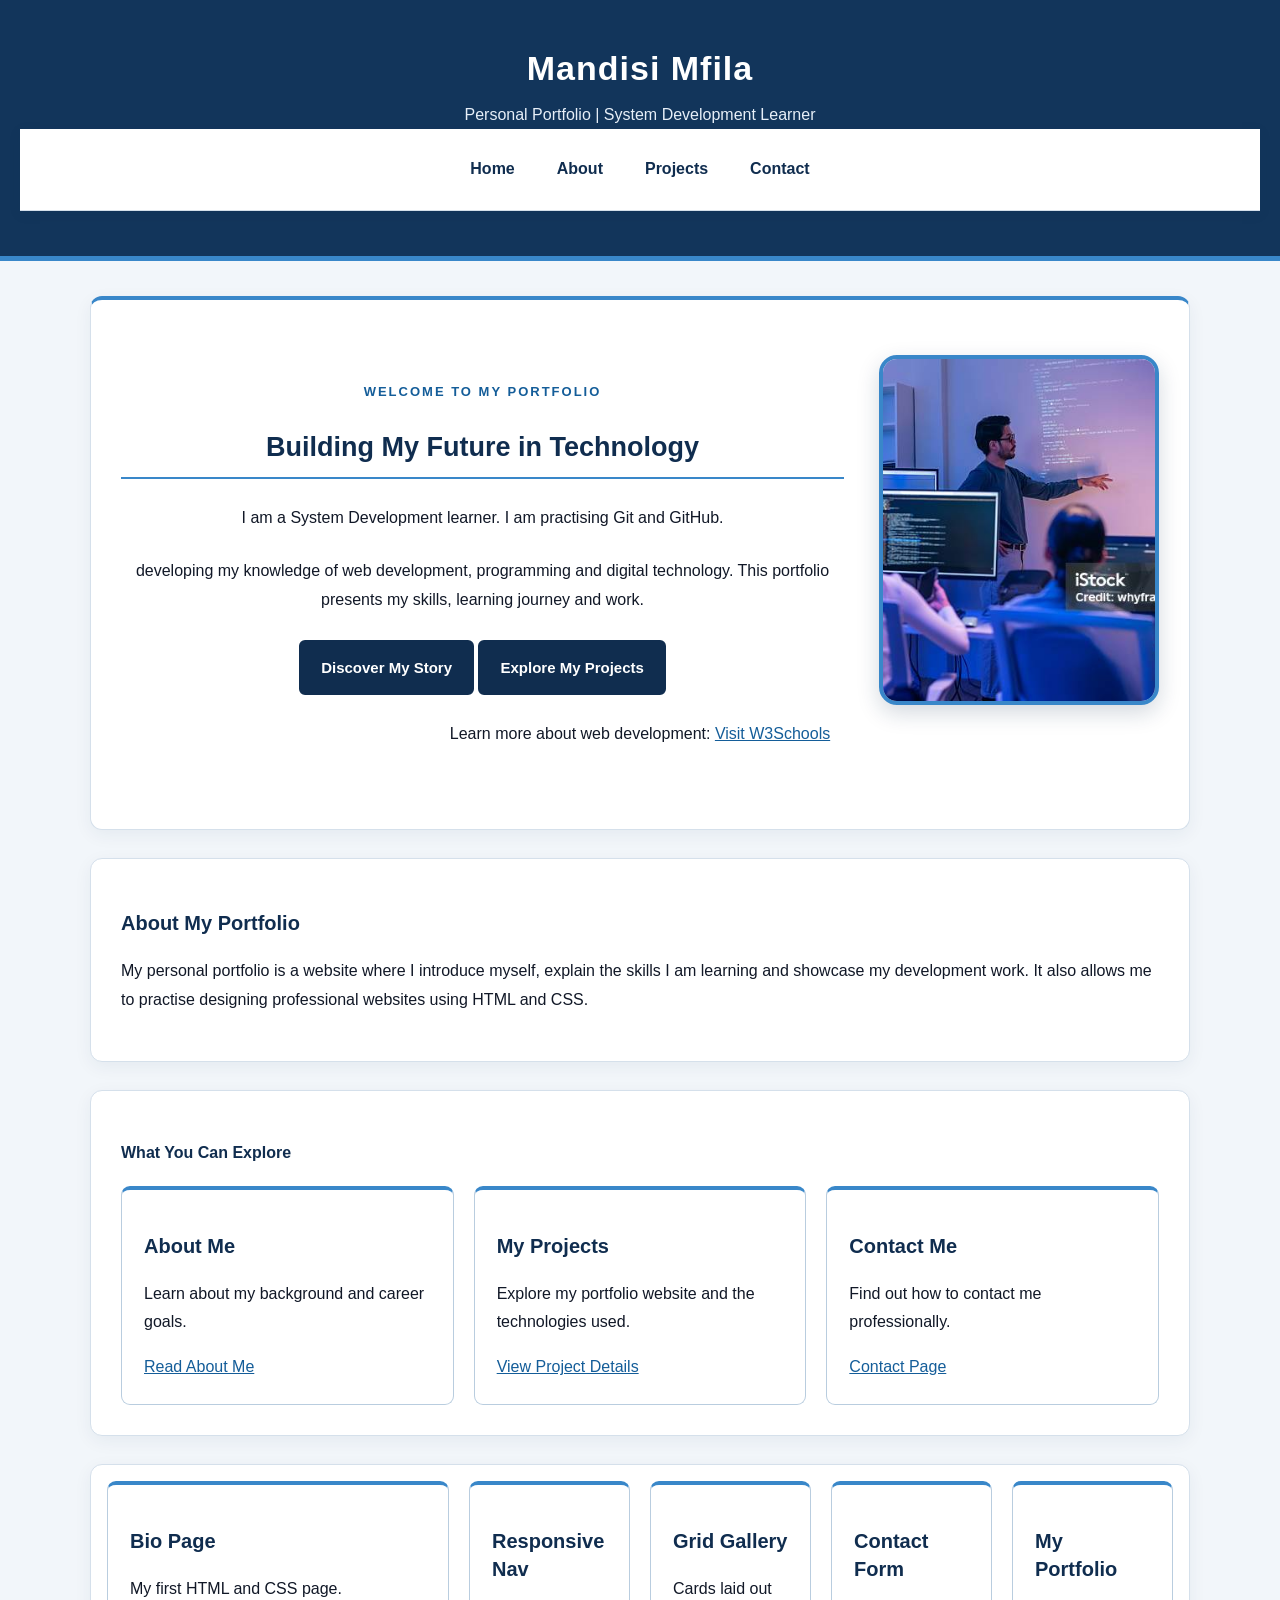
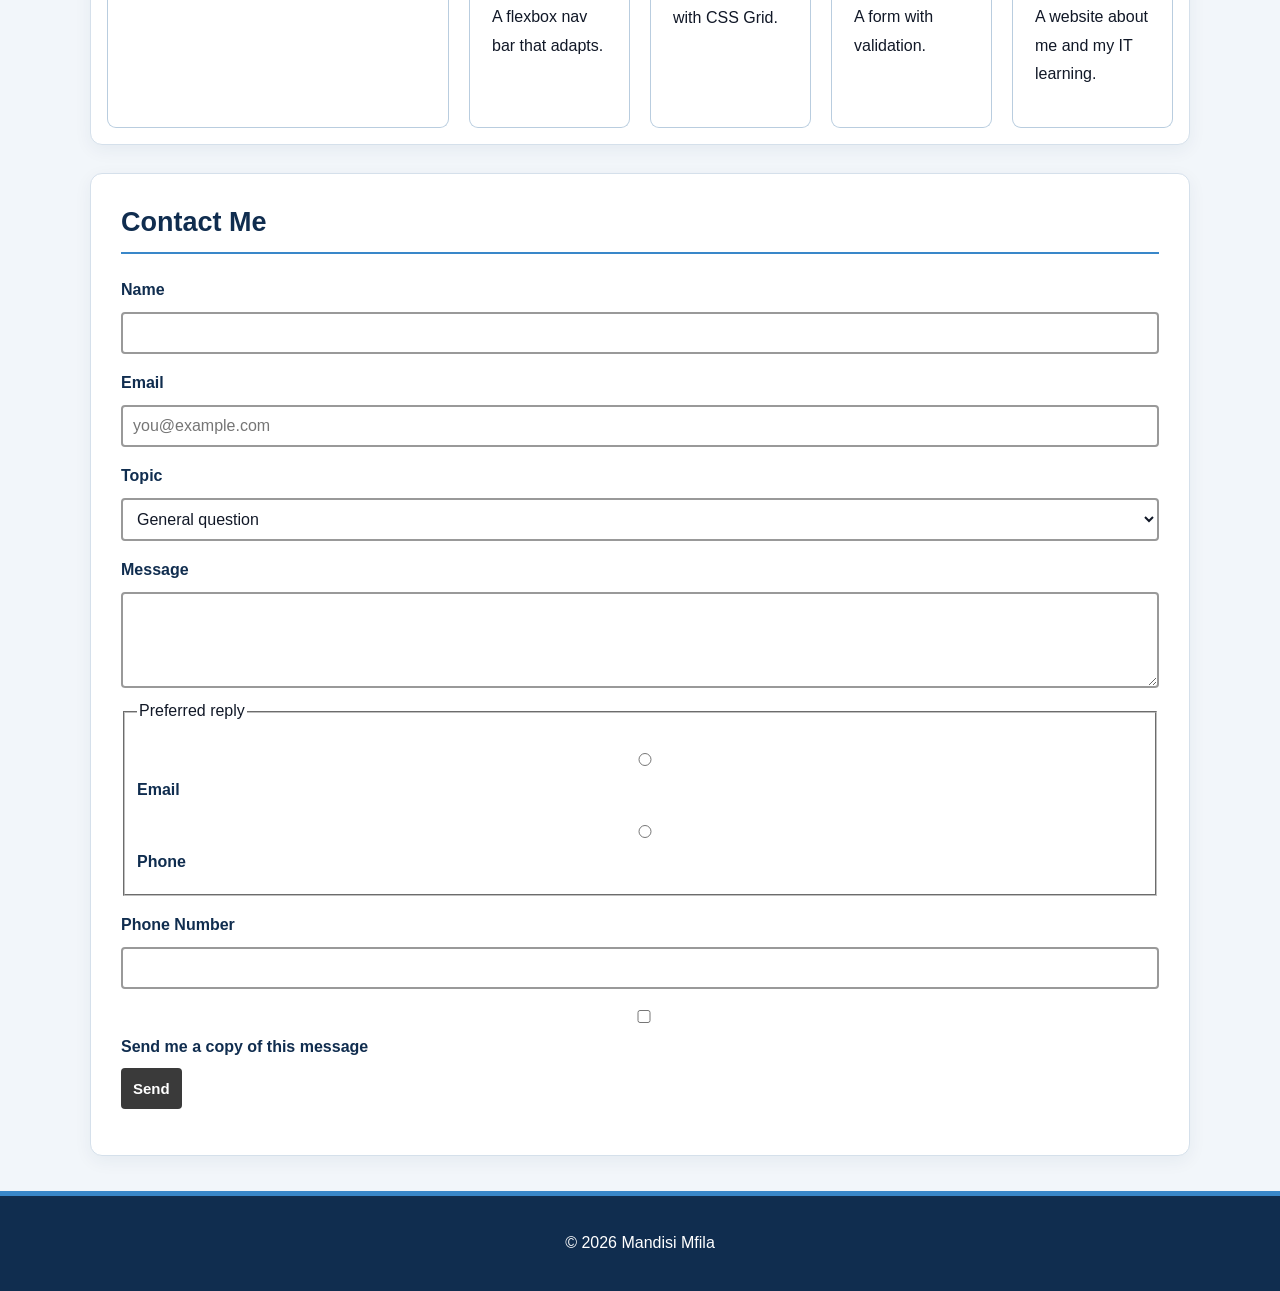
<file: index.html>
<!DOCTYPE html>
<html lang="en">
<head>
    <meta charset="UTF-8">
    <meta name="viewport" content="width=device-width, initial-scale=1.0">
    <title>Home | Mandisi Mfila Portfolio</title>
    <link rel="stylesheet" href="style.css">
    <script src="script.js" defer></script>
</head>
<body>
<a href="#main" class="skip-link">Skip to main content</a>

<header>
    <h1>Mandisi Mfila</h1>
    <p>Personal Portfolio | System Development Learner</p>

    <nav aria-label="Main navigation">
        <a href="index.html">Home</a>
        <a href="about.html">About</a>
        <a href="projects.html">Projects</a>
        <a href="contact.html">Contact</a>
    </nav>
</header>

<main id="main">

    <section class="hero">
        <div class="hero-content">
            <div class="hero-text">
                <p class="eyebrow">Welcome to my portfolio</p>

                <h2>Building My Future in Technology</h2>

                <p>
               <p>I am a System Development learner. I am practising Git and GitHub.</p> developing my knowledge
                    of web development, programming and digital technology.
                    This portfolio presents my skills, learning journey and work.
                </p>

                <a href="about.html" class="btn">Discover My Story</a>
                <a href="projects.html" class="btn">Explore My Projects</a>
            </div>

            <div class="hero-image">
                <img src="pic.png.jpg" alt="Photo of Mandisi Mfila, owner of this personal portfolio">
            </div>
        </div>

        <p>
            Learn more about web development:
            <a href="https://www.w3schools.com/" target="_blank" rel="noopener noreferrer">
                Visit W3Schools
            </a>
        </p>
    </section>

    <section>
        <h3>About My Portfolio</h3>

        <p>
            My personal portfolio is a website where I introduce myself,
            explain the skills I am learning and showcase my development
            work. It also allows me to practise designing professional
            websites using HTML and CSS.
        </p>
    </section>

    <section>
        <h4>What You Can Explore</h4>

        <div class="card-container">
            <article class="card">
                <h3>About Me</h3>
                <p>Learn about my background and career goals.</p>
                <a href="about.html">Read About Me</a>
            </article>

            <article class="card">
                <h3>My Projects</h3>
                <p>Explore my portfolio website and the technologies used.</p>
                <a href="projects.html">View Project Details</a>
            </article>

            <article class="card">
                <h3>Contact Me</h3>
                <p>Find out how to contact me professionally.</p>
                <a href="contact.html">Contact Page</a>
            </article>
        </div>
    </section>

   <section class="projects-grid" id="projectsGrid">
</section>

    <section id="contact">
        <h2>Contact Me</h2>

        <form id="contactForm">

            <label for="name">Name</label>
            <input type="text" id="name" name="name" required minlength="2">

            <label for="email">Email</label>
            <input type="email" id="email" name="email" required placeholder="you@example.com">

            <label for="topic">Topic</label>
            <select id="topic" name="topic">
                <option value="general">General question</option>
                <option value="project">Project idea</option>
                <option value="feedback">Feedback</option>
            </select>

            <label for="message">Message</label>
            <textarea id="message" name="message" rows="4" required></textarea>

            <fieldset>
                <legend>Preferred reply</legend>

                <label>
                    <input type="radio" name="reply" value="email" required>
                    Email
                </label>

                <label>
                    <input type="radio" name="reply" value="phone">
                    Phone
                </label>
            </fieldset>

            <label for="phone">Phone Number</label>
            <input
                type="tel"
                id="phone"
                name="phone"
                pattern="[0-9-]+"
                title="Enter digits and dashes only"
            >

            <label>
                <input type="checkbox" name="copy">
                Send me a copy of this message
            </label>

            <button type="submit">Send</button>

        </form>
        <p id="formMessage" role="status"></p>
    </section>

</main>

<footer>
    <p>&copy; 2026 Mandisi Mfila </p>
</footer>
<script src="script.js"></script>
<!-- Activity 10 update -->
</body>
</html>
</file>
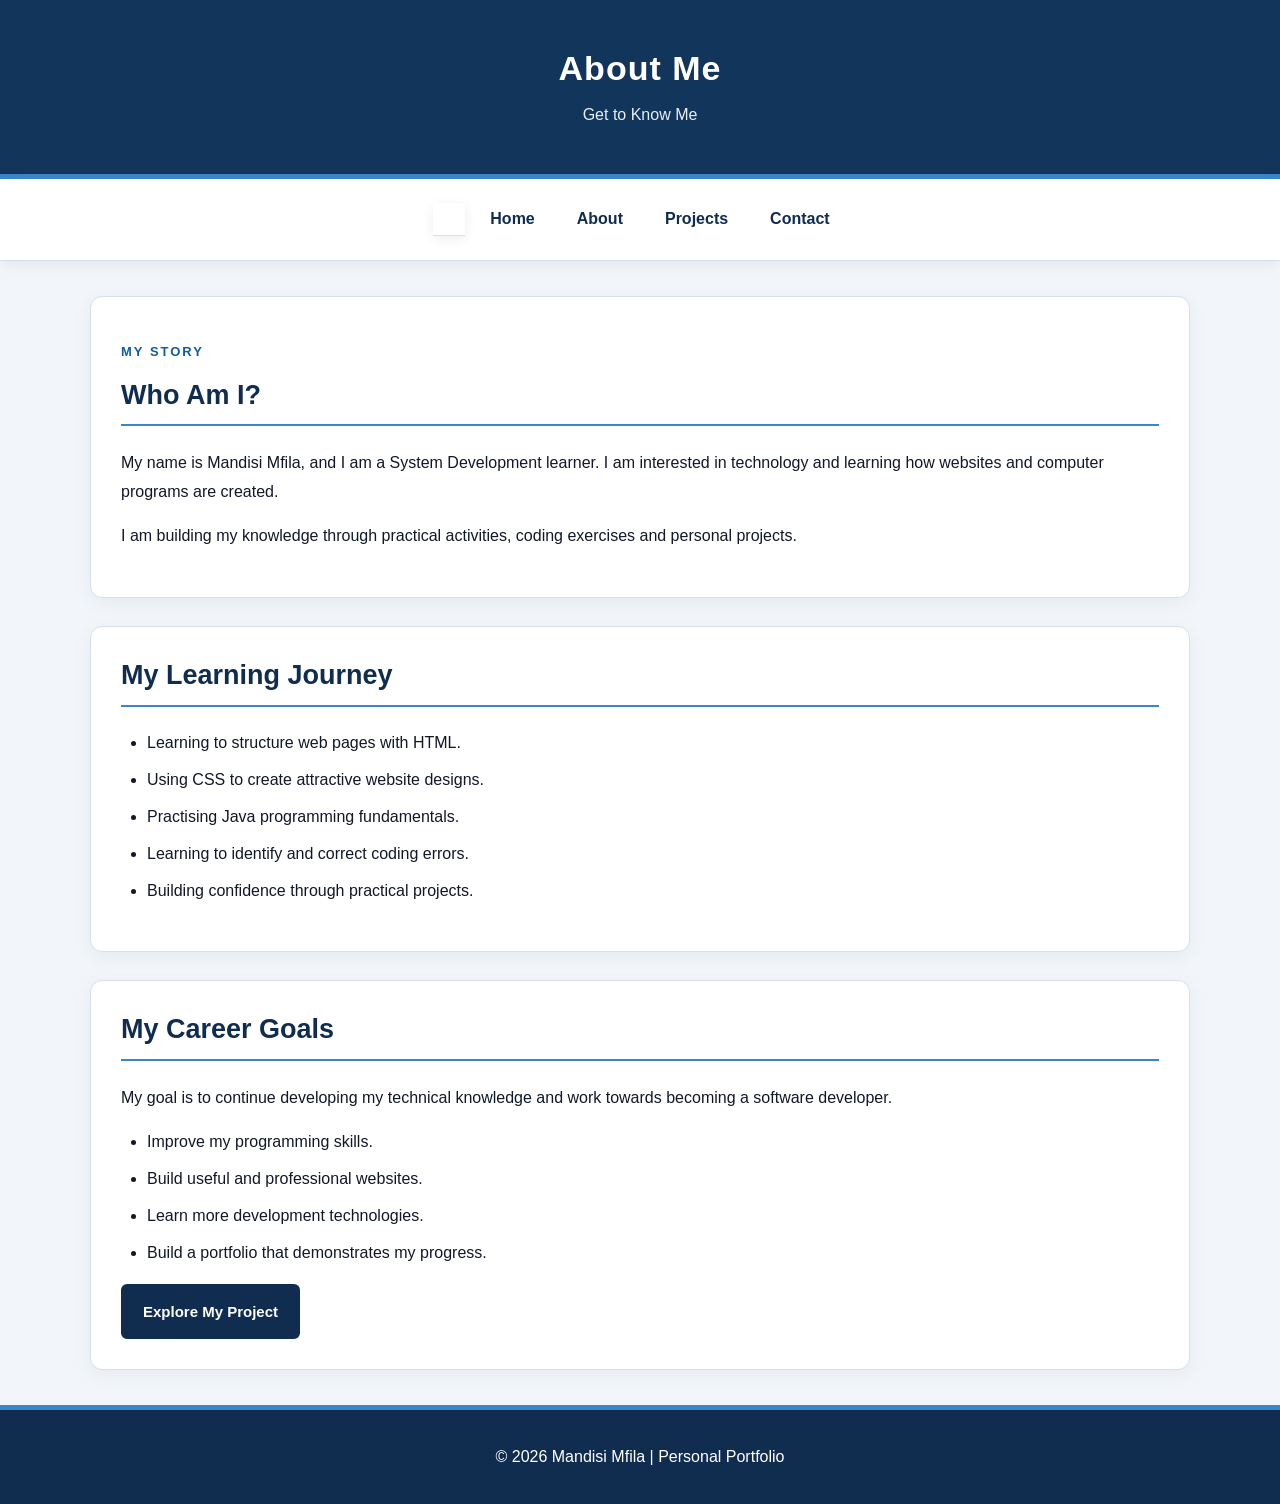
<file: about.html>
<!DOCTYPE html>
<html lang="en">
<head>
    <meta charset="UTF-8">
    <meta name="viewport" content="width=device-width, initial-scale=1.0">
    <title>About Me | Mandisi Mfila</title>
    <link rel="stylesheet" href="style.css">
</head>
<body>

<header>
    <h1>About Me</h1>
    <p>Get to Know Me</p>
</header>
<nav>
<nav aria-label="Main navigation"></nav>
    <a href="index.html">Home</a>
    <a href="about.html">About</a>
    <a href="projects.html">Projects</a>
    <a href="contact.html">Contact</a>
</nav>

<main id="main">
    <section>
        <p class="eyebrow">My story</p>
        <h2>Who Am I?</h2>
        <p>
            My name is Mandisi Mfila, and I am a System Development
            learner. I am interested in technology and learning how
            websites and computer programs are created.
        </p>
        <p>
            I am building my knowledge through practical activities,
            coding exercises and personal projects.
        </p>
    </section>

    <section>
        <h2>My Learning Journey</h2>
        <ul>
            <li>Learning to structure web pages with HTML.</li>
            <li>Using CSS to create attractive website designs.</li>
            <li>Practising Java programming fundamentals.</li>
            <li>Learning to identify and correct coding errors.</li>
            <li>Building confidence through practical projects.</li>
        </ul>
    </section>

    <section>
        <h2>My Career Goals</h2>
        <p>
            My goal is to continue developing my technical knowledge
            and work towards becoming a software developer.
        </p>
        <ul>
            <li>Improve my programming skills.</li>
            <li>Build useful and professional websites.</li>
            <li>Learn more development technologies.</li>
            <li>Build a portfolio that demonstrates my progress.</li>
        </ul>
        <a href="projects.html" class="btn">Explore My Project</a>
    </section>
</main>

<footer>
    <p>&copy; 2026 Mandisi Mfila | Personal Portfolio</p>
</footer>

</body>
</html>
</file>
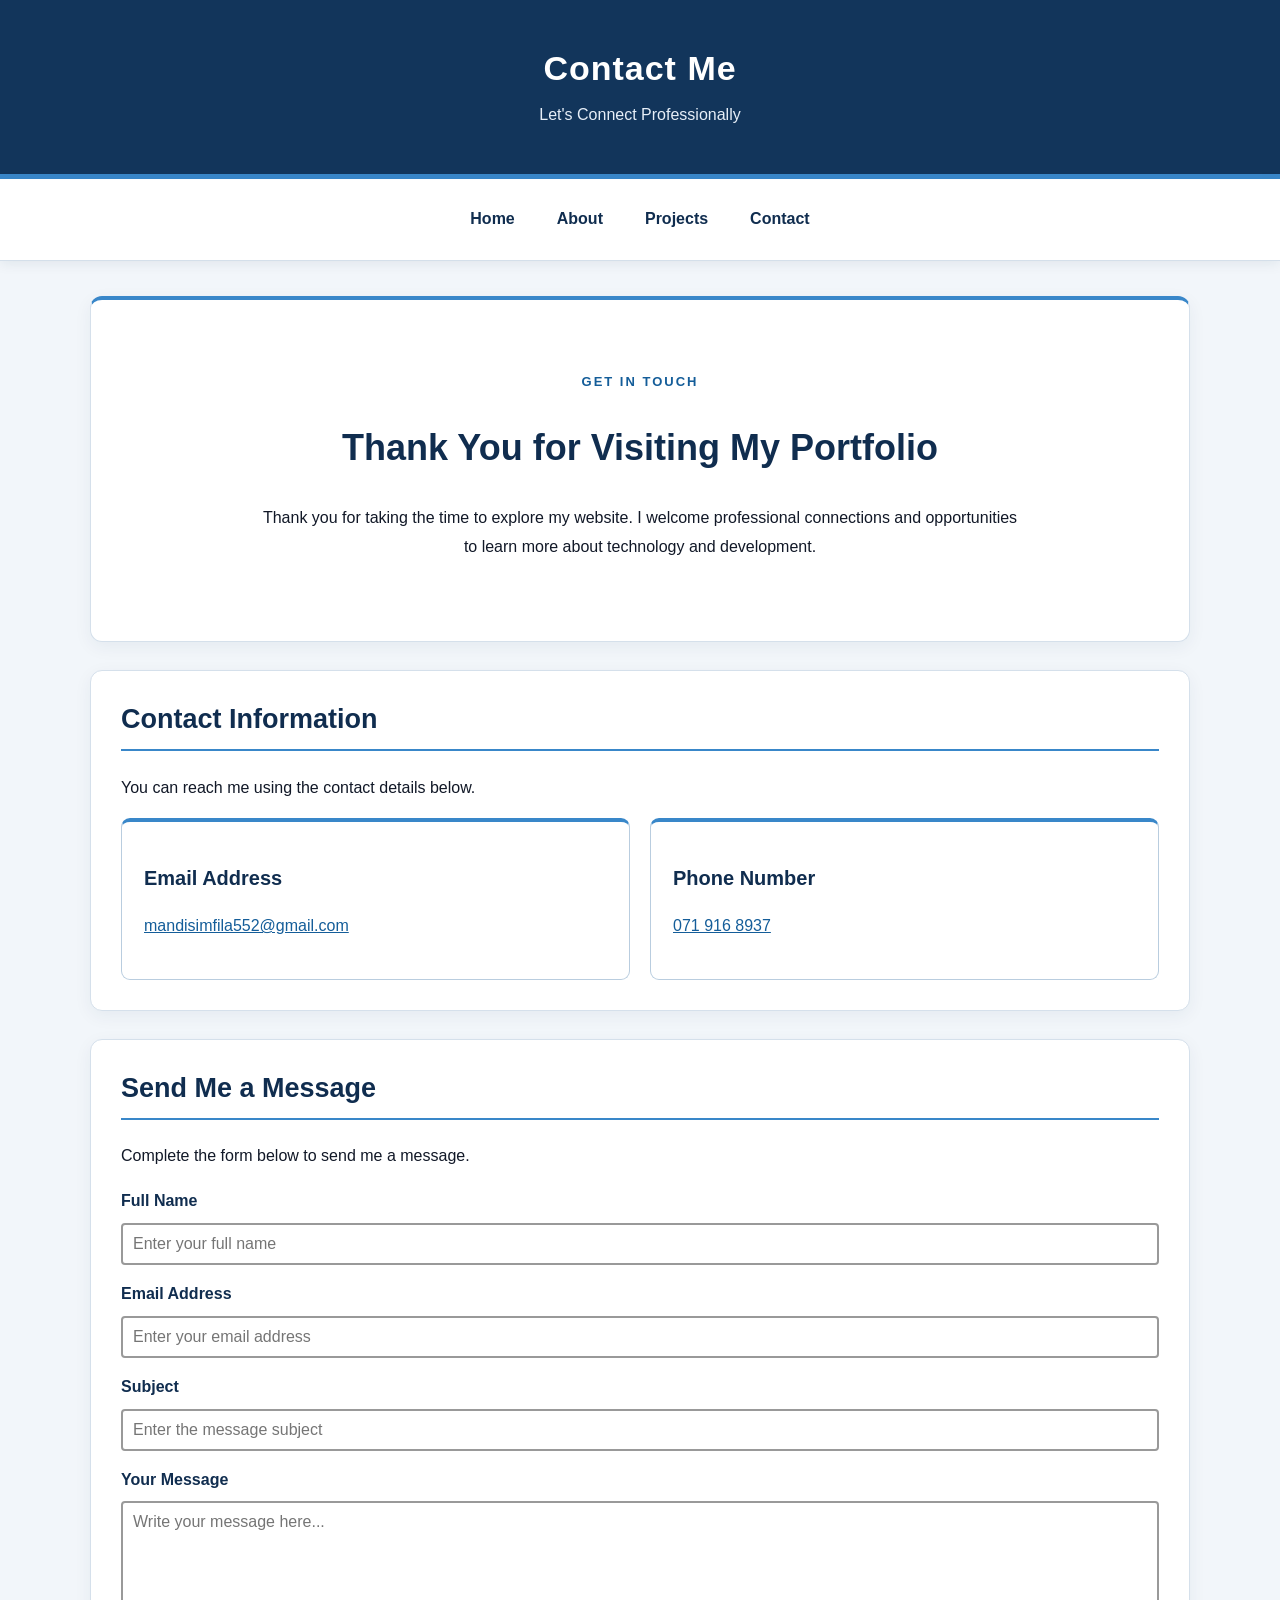
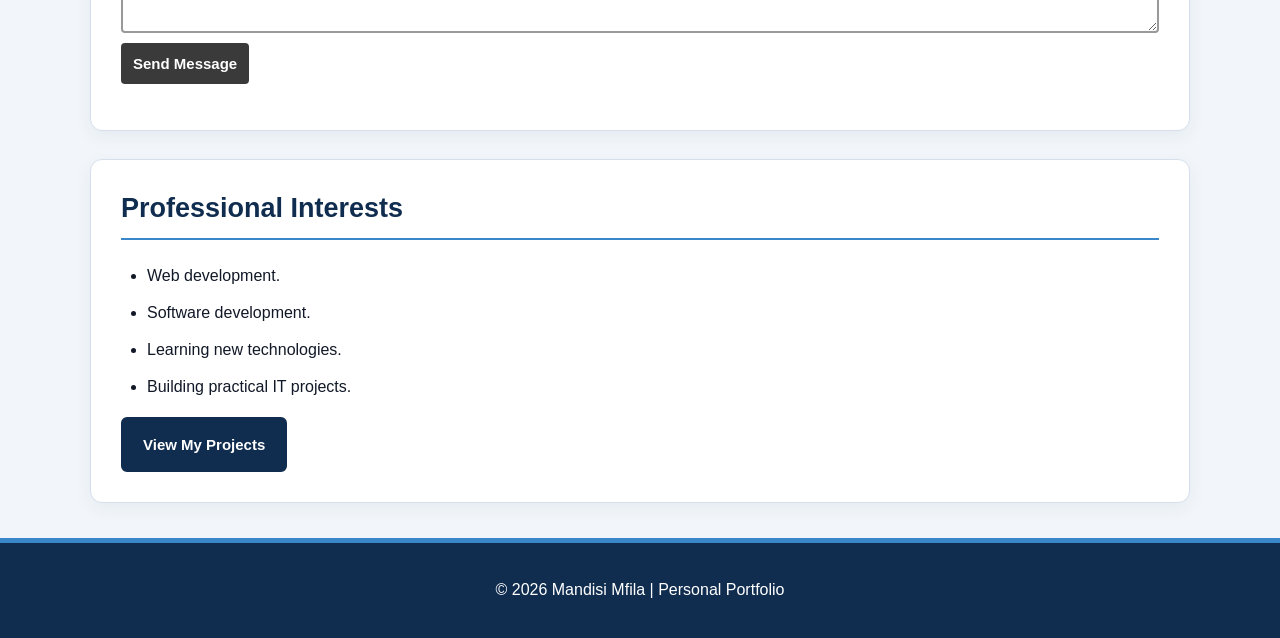
<file: contact.html>
<!DOCTYPE html>
<html lang="en">
<head>
    <meta charset="UTF-8">
    <meta name="viewport" content="width=device-width, initial-scale=1.0">
    <title>Contact | Mandisi Mfila</title>
    <link rel="stylesheet" href="style.css">
</head>
<body>

<header>
    <h1>Contact Me</h1>
    <p>Let's Connect Professionally</p>
</header>

<nav aria-label="Main navigation">
    <a href="index.html">Home</a>
    <a href="about.html">About</a>
    <a href="projects.html">Projects</a>
    <a href="contact.html">Contact</a>
</nav>

<main id="main">
    <section class="hero">
        <p class="eyebrow">Get in touch</p>
        <h1>Thank You for Visiting My Portfolio</h1>
        <p>
            Thank you for taking the time to explore my website.
            I welcome professional connections and opportunities
            to learn more about technology and development.
        </p>
    </section>

    <section>
        <h2>Contact Information</h2>
        <p>You can reach me using the contact details below.</p>

        <div class="card-container">
            <article class="card">
                <h3>Email Address</h3>
                <p>
                    <a href="mailto:mandisimfila552@gmail.com">
                        mandisimfila552@gmail.com
                    </a>
                </p>
            </article>

            <article class="card">
                <h3>Phone Number</h3>
                <p>
                    <a href="tel:0719168937">071 916 8937</a>
                </p>
            </article>
        </div>
    </section>

    <section>
        <h2>Send Me a Message</h2>
        <p>
            Complete the form below to send me a message.
        </p>

        <form id="contactForm">

            <div class="form-group">
                <label for="name">Full Name</label>
                <input
                    type="text"
                    id="name"
                    name="Name"
                    placeholder="Enter your full name"
                    required>
            </div>

            <div class="form-group">
                <label for="email">Email Address</label>
                <input
                    type="email"
                    id="email"
                    name="Email"
                    placeholder="Enter your email address"
                    required>
            </div>

            <div class="form-group">
                <label for="subject">Subject</label>
                <input
                    type="text"
                    id="subject"
                    name="Subject"
                    placeholder="Enter the message subject"
                    required>
            </div>

            <div class="form-group">
                <label for="message">Your Message</label>
                <textarea
                    id="message"
                    name="Message"
                    rows="6"
                    placeholder="Write your message here..."
                    required></textarea>
            </div>

            <button type="submit" class="btn">
                Send Message
            </button>

        </form>

        <p id="formMessage" role="status"></p>
    </section>

    <section>
        <h2>Professional Interests</h2>
        <ul>
            <li>Web development.</li>
            <li>Software development.</li>
            <li>Learning new technologies.</li>
            <li>Building practical IT projects.</li>
        </ul>

        <a href="projects.html" class="btn">View My Projects</a>
    </section>
</main>

<footer>
    <p>&copy; 2026 Mandisi Mfila | Personal Portfolio</p>
</footer>

<script src="script.js"></script>

</body>
</html>
</file>
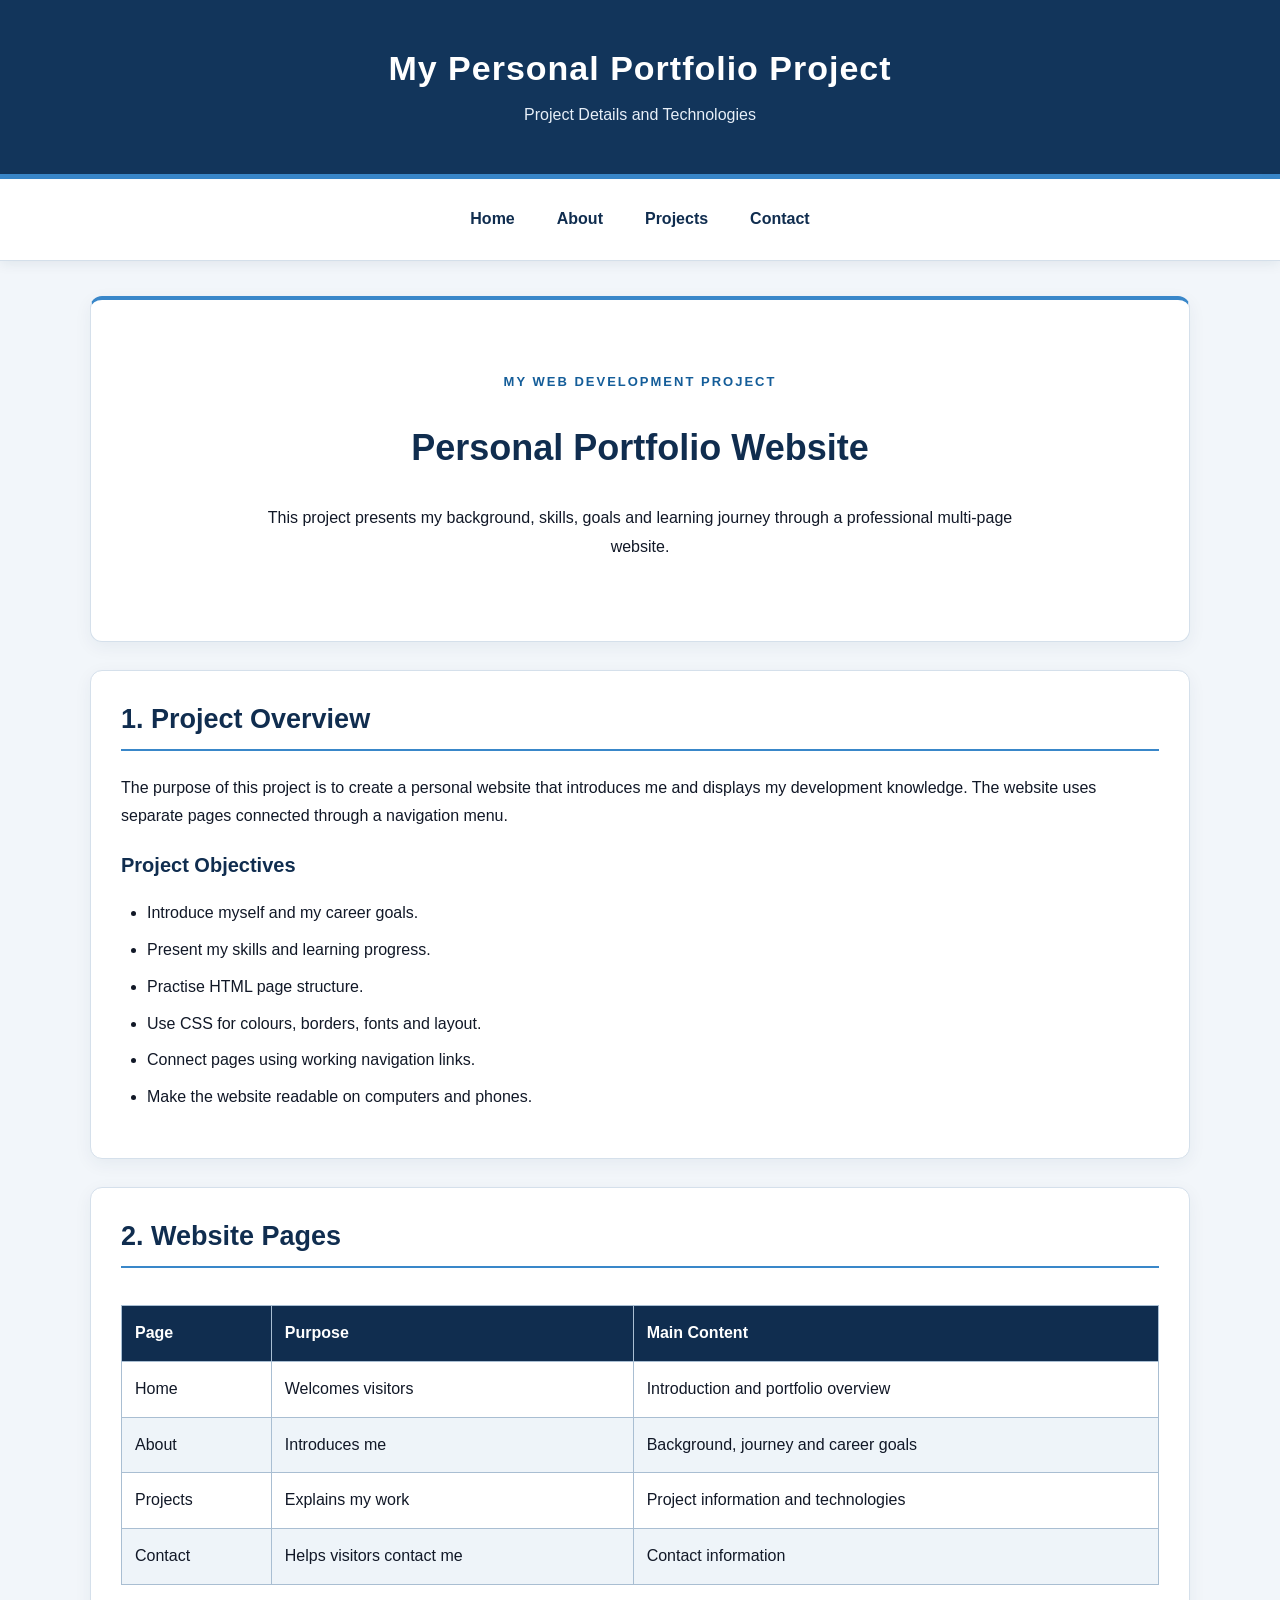
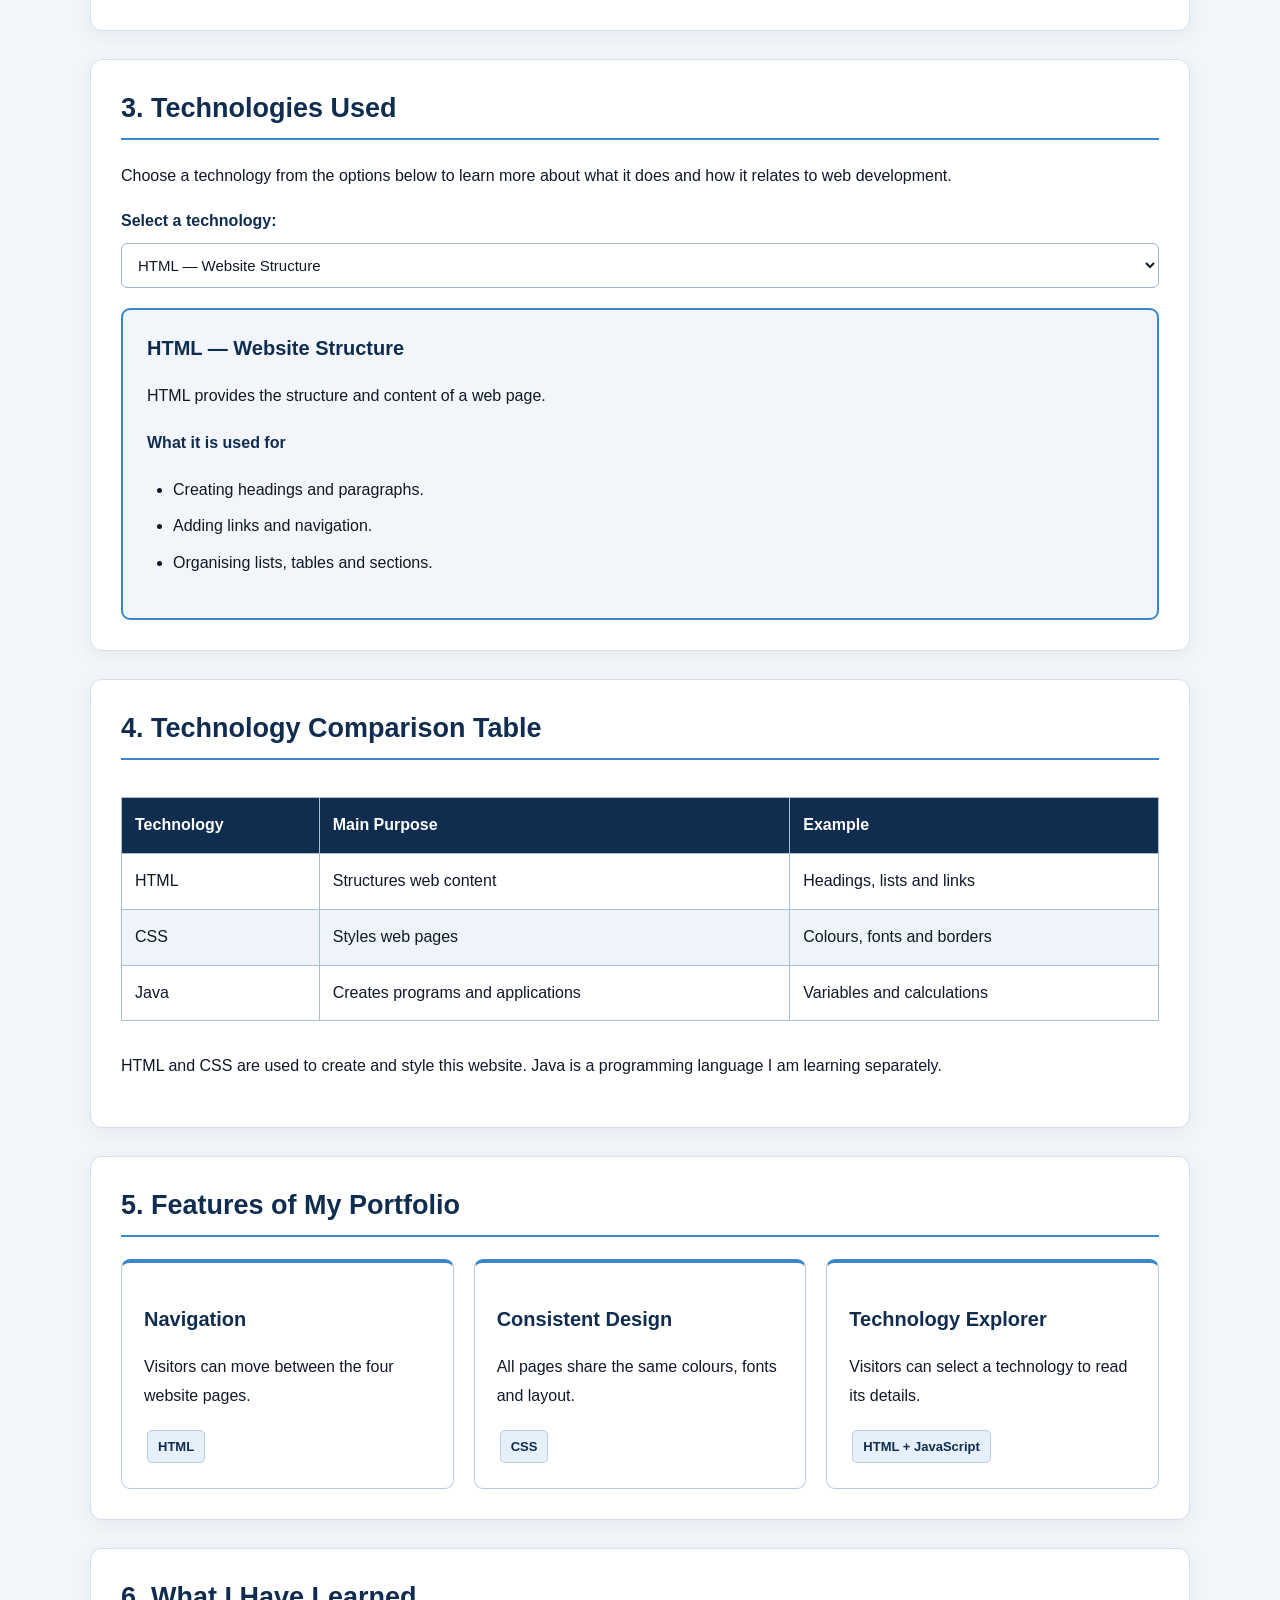
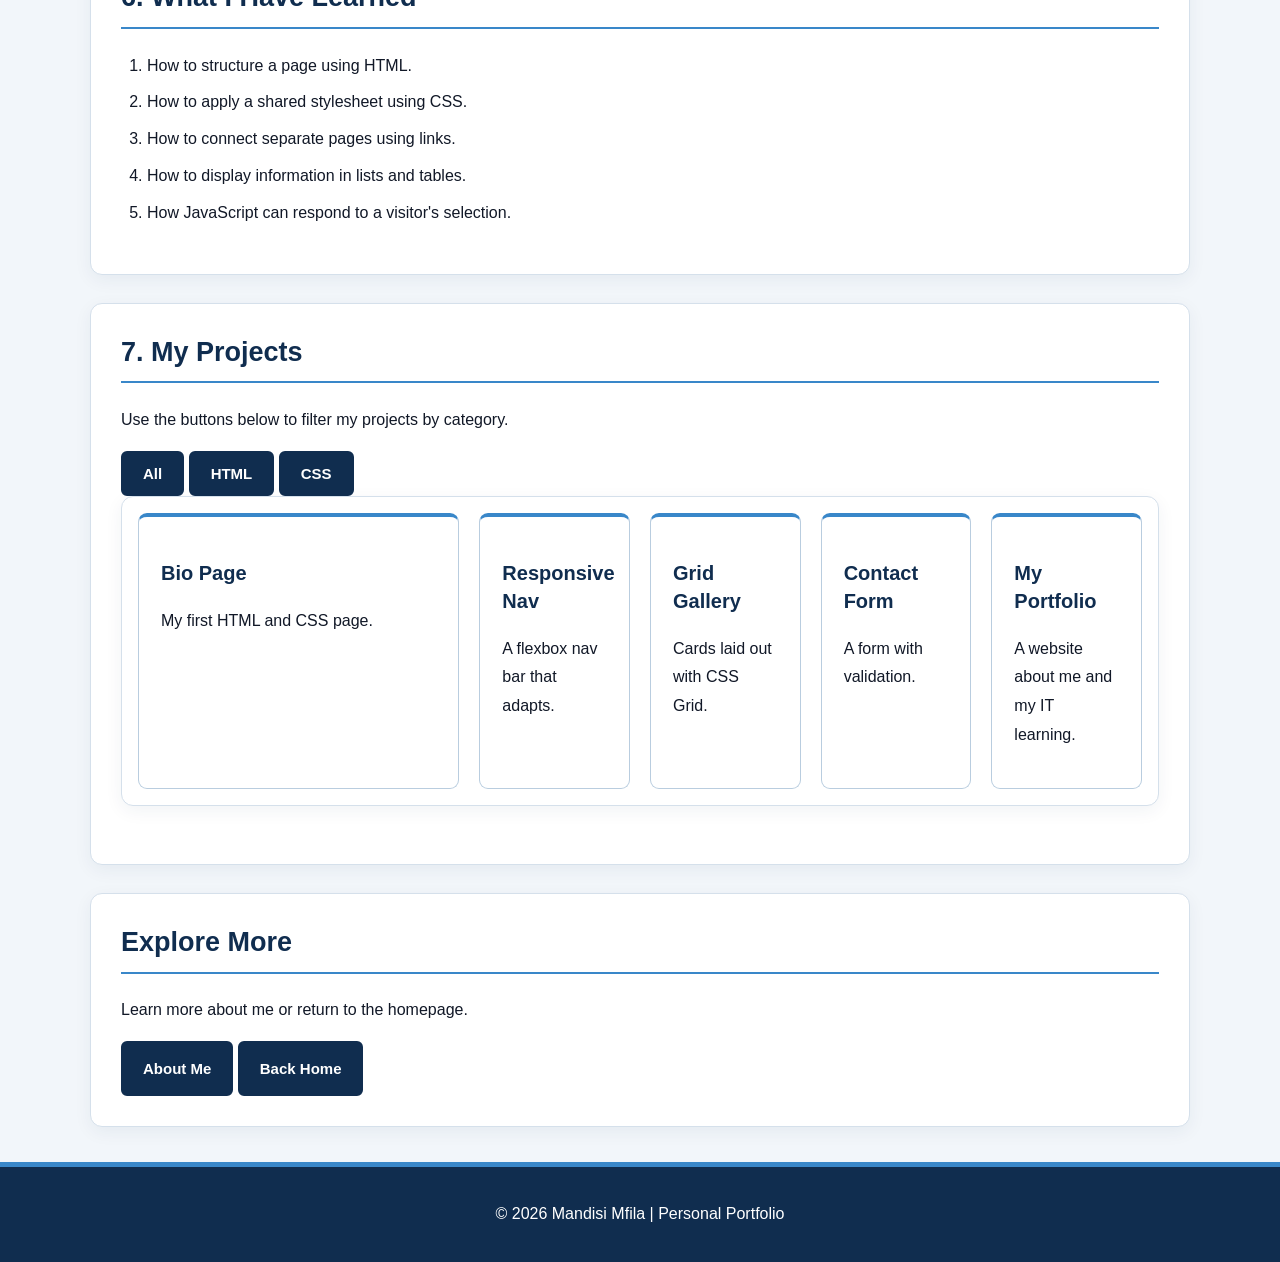
<file: projects.html>
<!DOCTYPE html>
<html lang="en">
<head>
    <meta charset="UTF-8">
    <meta name="viewport" content="width=device-width, initial-scale=1.0">
    <title>My Project | Mandisi Mfila</title>
    <link rel="stylesheet" href="style.css">
</head>
<body>

<header>
    <h1>My Personal Portfolio Project</h1>
    <p>Project Details and Technologies</p>
</header>

<nav aria-label="Main navigation">
    <a href="index.html">Home</a>
    <a href="about.html">About</a>
    <a href="projects.html">Projects</a>
    <a href="contact.html">Contact</a>
</nav>

<main id="main">
    <section class="hero">
        <p class="eyebrow">My web development project</p>
        <h1>Personal Portfolio Website</h1>
        <p>
            This project presents my background, skills, goals and
            learning journey through a professional multi-page website.
        </p>
    </section>

    <section>
        <h2>1. Project Overview</h2>
        <p>
            The purpose of this project is to create a personal website
            that introduces me and displays my development knowledge.
            The website uses separate pages connected through a
            navigation menu.
        </p>

        <h3>Project Objectives</h3>
        <ul>
            <li>Introduce myself and my career goals.</li>
            <li>Present my skills and learning progress.</li>
            <li>Practise HTML page structure.</li>
            <li>Use CSS for colours, borders, fonts and layout.</li>
            <li>Connect pages using working navigation links.</li>
            <li>Make the website readable on computers and phones.</li>
        </ul>
    </section>

    <section>
        <h2>2. Website Pages</h2>
        <div class="table-container">
            <table>
                <thead>
                    <tr>
                        <th>Page</th>
                        <th>Purpose</th>
                        <th>Main Content</th>
                    </tr>
                </thead>
                <tbody>
                    <tr>
                        <td>Home</td>
                        <td>Welcomes visitors</td>
                        <td>Introduction and portfolio overview</td>
                    </tr>
                    <tr>
                        <td>About</td>
                        <td>Introduces me</td>
                        <td>Background, journey and career goals</td>
                    </tr>
                    <tr>
                        <td>Projects</td>
                        <td>Explains my work</td>
                        <td>Project information and technologies</td>
                    </tr>
                    <tr>
                        <td>Contact</td>
                        <td>Helps visitors contact me</td>
                        <td>Contact information</td>
                    </tr>
                </tbody>
            </table>
        </div>
    </section>

    <section>
        <h2>3. Technologies Used</h2>
        <p>
            Choose a technology from the options below to learn more
            about what it does and how it relates to web development.
        </p>

        <label for="technology">Select a technology:</label>
        <select id="technology">
            <option value="html">HTML — Website Structure</option>
            <option value="css">CSS — Website Design</option>
            <option value="java">Java — Programming</option>
        </select>

        <div class="detail-panel" id="technology-details" aria-live="polite">
            <h3 id="technology-title">HTML — Website Structure</h3>
            <p id="technology-description">
                HTML provides the structure and content of a web page.
            </p>

            <h4>What it is used for</h4>
            <ul id="technology-list">
                <li>Creating headings and paragraphs.</li>
                <li>Adding links and navigation.</li>
                <li>Organising lists, tables and sections.</li>
            </ul>
        </div>
    </section>

    <section>
        <h2>4. Technology Comparison Table</h2>
        <div class="table-container">
            <table>
                <thead>
                    <tr>
                        <th>Technology</th>
                        <th>Main Purpose</th>
                        <th>Example</th>
                    </tr>
                </thead>
                <tbody>
                    <tr>
                        <td>HTML</td>
                        <td>Structures web content</td>
                        <td>Headings, lists and links</td>
                    </tr>
                    <tr>
                        <td>CSS</td>
                        <td>Styles web pages</td>
                        <td>Colours, fonts and borders</td>
                    </tr>
                    <tr>
                        <td>Java</td>
                        <td>Creates programs and applications</td>
                        <td>Variables and calculations</td>
                    </tr>
                </tbody>
            </table>
        </div>
        <p>
            HTML and CSS are used to create and style this website.
            Java is a programming language I am learning separately.
        </p>
    </section>

    <section>
        <h2>5. Features of My Portfolio</h2>
        <div class="project-grid">
            <article class="project-card">
                <h3>Navigation</h3>
                <p>Visitors can move between the four website pages.</p>
                <span class="tag">HTML</span>
            </article>

            <article class="project-card">
                <h3>Consistent Design</h3>
                <p>All pages share the same colours, fonts and layout.</p>
                <span class="tag">CSS</span>
            </article>

            <article class="project-card">
                <h3>Technology Explorer</h3>
                <p>Visitors can select a technology to read its details.</p>
                <span class="tag">HTML + JavaScript</span>
            </article>
        </div>
    </section>

    <section>
        <h2>6. What I Have Learned</h2>
        <ol>
            <li>How to structure a page using HTML.</li>
            <li>How to apply a shared stylesheet using CSS.</li>
            <li>How to connect separate pages using links.</li>
            <li>How to display information in lists and tables.</li>
            <li>How JavaScript can respond to a visitor's selection.</li>
        </ol>
    </section>

    <section>
        <h2>7. My Projects</h2>

        <p>
            Use the buttons below to filter my projects by category.
        </p>

        <div class="project-filters">
            <button type="button" class="btn" data-filter="All">All</button>
            <button type="button" class="btn" data-filter="HTML">HTML</button>
            <button type="button" class="btn" data-filter="CSS">CSS</button>
        </div>

        <section class="projects-grid" id="projectsGrid"></section>
    </section>

    <section>
        <h2>Explore More</h2>
        <p>Learn more about me or return to the homepage.</p>

        <a href="about.html" class="btn">About Me</a>
        <a href="index.html" class="btn">Back Home</a>
    </section>

</main>

<script src="script.js"></script>

<script>
    const technologySelect = document.getElementById("technology");
    const technologyTitle = document.getElementById("technology-title");
    const technologyDescription = document.getElementById("technology-description");
    const technologyList = document.getElementById("technology-list");

    const technologyInformation = {
        html: {
            title: "HTML — Website Structure",
            description: "HTML provides the structure and content of a web page.",
            points: [
                "Creating headings and paragraphs.",
                "Adding links and navigation.",
                "Organising lists, tables and sections."
            ]
        },
        css: {
            title: "CSS — Website Design",
            description: "CSS controls how a website looks and how its content is arranged.",
            points: [
                "Choosing colours and fonts.",
                "Adding borders, spacing and backgrounds.",
                "Creating responsive layouts for different screens."
            ]
        },
        java: {
            title: "Java — Programming",
            description: "Java is a programming language used to build many types of applications.",
            points: [
                "Using variables to store information.",
                "Performing calculations and working with data.",
                "Practising programming logic and problem-solving."
            ]
        }
    };

    technologySelect.addEventListener("change", function () {
        const information = technologyInformation[this.value];

        technologyTitle.textContent = information.title;
        technologyDescription.textContent = information.description;
        technologyList.replaceChildren();

        information.points.forEach(function (point) {
            const listItem = document.createElement("li");
            listItem.textContent = point;
            technologyList.appendChild(listItem);
        });
    });
</script>

<footer>
    <p>&copy; 2026 Mandisi Mfila | Personal Portfolio</p>
</footer>

</body>
</html>
</file>
<file: style.css>
* {
    box-sizing: border-box;
}

html {
    scroll-behavior: smooth;
}

body {
    margin: 0;
    font-family: "Century Gothic", Arial, sans-serif;
    background: #F2F6FA;
    color: #111827;
    font-size: 16px;
    line-height: 1.8;
}

header {
    background: #12355b;
    color: #FFFFFF;
    text-align: center;
    padding: 45px 20px;
    border-bottom: 5px solid #3987C9;
}

header h1 {
    color: #FFFFFF;
    font-size: 34px;
    margin: 0 0 8px;
    letter-spacing: 1px;
}

header p {
    color: #E7EFF8;
    margin: 0;
}

nav {
    display: flex;
    justify-content: center;
    align-items: center;
    flex-wrap: wrap;
    gap: 8px;
    background: #FFFFFF;
    padding: 16px;
    border-bottom: 1px solid #D4DFEA;
    box-shadow: 0 3px 12px rgba(16, 45, 79, 0.08);
}

nav a {
    color: #102D4F;
    text-decoration: none;
    font-weight: bold;
    padding: 9px 16px;
    border: 1px solid transparent;
    border-radius: 6px;
    transition: 0.25s ease;
}

nav a:hover,
nav a:focus {
    color: #FFFFFF;
    background: #102D4F;
    border-color: #3987C9;
}

main {
    width: 90%;
    max-width: 1100px;
    margin: 35px auto;
}

section {
    background: #FFFFFF;
    padding: 30px;
    margin-bottom: 28px;
    border: 1px solid #D5E0EB;
    border-radius: 12px;
    box-shadow: 0 5px 18px rgba(16, 45, 79, 0.06);
}

h1,
h2,
h3,
h4 {
    color: #102D4F;
    line-height: 1.4;
}

h2 {
    font-size: 27px;
    border-bottom: 2px solid #3987C9;
    padding-bottom: 10px;
    margin-top: 0;
}

h3 {
    font-size: 20px;
}

p,
li {
    color: #111827;
}

a {
    color: #145D99;
}

.hero {
    text-align: center;
    padding: 55px 30px;
    border-top: 4px solid #3987C9;
}

.hero h1 {
    font-size: 36px;
}

.hero p {
    max-width: 760px;
    margin: 15px auto 25px;
}

.eyebrow {
    color: #145D99;
    text-transform: uppercase;
    font-weight: bold;
    letter-spacing: 2px;
    font-size: 13px;
}

.btn,
button {
    display: inline-block;
    background: #102D4F;
    color: #FFFFFF;
    padding: 12px 20px;
    border: 2px solid #102D4F;
    border-radius: 6px;
    text-decoration: none;
    font-family: inherit;
    font-size: 15px;
    font-weight: bold;
    cursor: pointer;
    transition: 0.25s ease;
}

.btn:hover,
button:hover {
    background: #94c939;
    border-color: #3987C9;
    color: #FFFFFF;
    transform: translateY(-2px);
}

.card-container,
.project-grid {
    display: grid;
    grid-template-columns: repeat(auto-fit, minmax(220px, 1fr));
    gap: 20px;
}

.card,
.project-card {
    background: #FFFFFF;
    color: #111827;
    border: 1px solid #B9CDDF;
    border-top: 4px solid #3987C9;
    border-radius: 9px;
    padding: 22px;
    transition: 0.25s ease;
}

.card h3,
.project-card h3 {
    color: #102D4F;
}

.card p,
.project-card p {
    color: #111827;
}

.card:hover,
.project-card:hover {
    box-shadow: 0 8px 20px rgba(16, 45, 79, 0.12);
    transform: scale(1.03);
}

ul,
ol {
    padding-left: 26px;
}

li {
    margin-bottom: 8px;
}

.tag {
    display: inline-block;
    color: #102D4F;
    background: #E6F0FA;
    border: 1px solid #B9CDDF;
    border-radius: 5px;
    padding: 4px 10px;
    margin: 3px;
    font-size: 13px;
    font-weight: bold;
}

.table-container {
    width: 100%;
    overflow-x: auto;
}

table {
    width: 100%;
    border-collapse: collapse;
    background: #FFFFFF;
    margin: 15px 0;
}

th,
td {
    border: 1px solid #A9BED2;
    padding: 13px;
    text-align: left;
    vertical-align: top;
}

th {
    background: #102D4F;
    color: #FFFFFF;
}

td {
    color: #111827;
}

tbody tr:nth-child(even) {
    background: #EEF4F9;
}

tbody tr:hover {
    background: #DDEBFA;
}

select,
input,
textarea {
    width: 100%;
    max-width: 100%;
    padding: 12px;
    background: #FFFFFF;
    color: #111827;
    border: 1px solid #9EB4C9;
    border-radius: 6px;
    font-family: inherit;
    font-size: 15px;
}

select:focus,
input:focus,
textarea:focus {
    outline: 2px solid #3987C9;
    outline-offset: 2px;
}

label {
    display: block;
    color: #102D4F;
    font-weight: bold;
    margin: 15px 0 7px;
}

.detail-panel {
    margin-top: 20px;
    padding: 24px;
    background: #F2F6FA;
    border: 2px solid #3987C9;
    border-radius: 9px;
}

.detail-panel h3 {
    margin-top: 0;
}

footer {
    background: #102D4F;
    color: #FFFFFF;
    text-align: center;
    padding: 28px 18px;
    border-top: 5px solid #3987C9;
}

footer p {
    color: #FFFFFF;
    margin: 5px;
}

footer a {
    color: #FFFFFF;
}

.hero-content {
    display: flex;
    align-items: center;
    justify-content: space-between;
    gap: 35px;
}

.hero-text {
    flex: 1;
    min-width: 0;
}

.hero-image {
    flex: 0 0 280px;
    max-width: 280px;
}

.hero-image img {
    display: block;
    width: 100%;
    aspect-ratio: 4 / 5;
    object-fit: cover;
    object-position: center;
    border: 4px solid #3987C9;
    border-radius: 18px;
    box-shadow: 0 8px 22px rgba(16, 45, 79, 0.18);
}

@media (max-width: 900px) {
    .hero-content {
        flex-direction: column;
    }

    .hero-image {
        flex: 0 1 auto;
        width: 100%;
        max-width: 280px;
    }

    .navbar {
        flex-direction: column;
        align-items: flex-start;
    }
}

.nav-link {
    padding: 12px 16px;
    width: 100%;
}

.projects-grid {
    display: grid;
    grid-template-columns: repeat(auto-fit, minmax(150px, 1fr));
    gap: 20px;
    padding: 16px;
}

.projects-grid .project-card:first-child {
    grid-column: span 2;
}

#contactForm input,
#contactForm select,
#contactForm textarea {
    padding: 10px;
    border: 2px solid #999999;
    border-radius: 4px;
    font-size: 1rem;
}

#contactForm input:focus,
#contactForm textarea:focus {
    outline: none;
    border-color: #9E1B32;
}

#contactForm button {
    background-color: #3a3a3a;
    color: #FFFFFF;
    padding: 12px;
    border: none;
    border-radius: 4px;
    cursor: pointer;
}

#contactForm button:hover {
    background-color: #9E1B32;
}

@media (max-width: 600px) {
    header {
        padding: 30px 15px;
    }

    header h1 {
        font-size: 27px;
    }

    .hero h1 {
        font-size: 28px;
    }

    nav {
        gap: 4px;
        padding: 10px;
    }

    nav a {
        padding: 8px 10px;
    }

    main {
        width: 94%;
        margin: 20px auto;
    }

    section {
        padding: 20px;
    }

    h2 {
        font-size: 23px;
    }

    th,
    td {
        padding: 9px;
        font-size: 13px;
    }

    .projects-grid .project-card:first-child {
        grid-column: span 1;
    }
}
a:focus,
button:focus {
    outline: 3px solid #9E1B32;
    outline-offset: 2px;
}


.skip-link {
    position: fixed;
    top: 10px;
    left: 10px;
    z-index: 9999;
    background: white;/    color: #9E1B32;
    padding: 12px;
    border: 2px solid #9E1B32;
    transform: translateY(-150%);
}

.skip-link:focus {
    transform: translateY(0);
}


@media (prefers-reduced-motion: reduce) {
    * {
        scroll-behavior: auto !important;
        animation: none !important;
        transition: none !important;
    }
}
</file>
